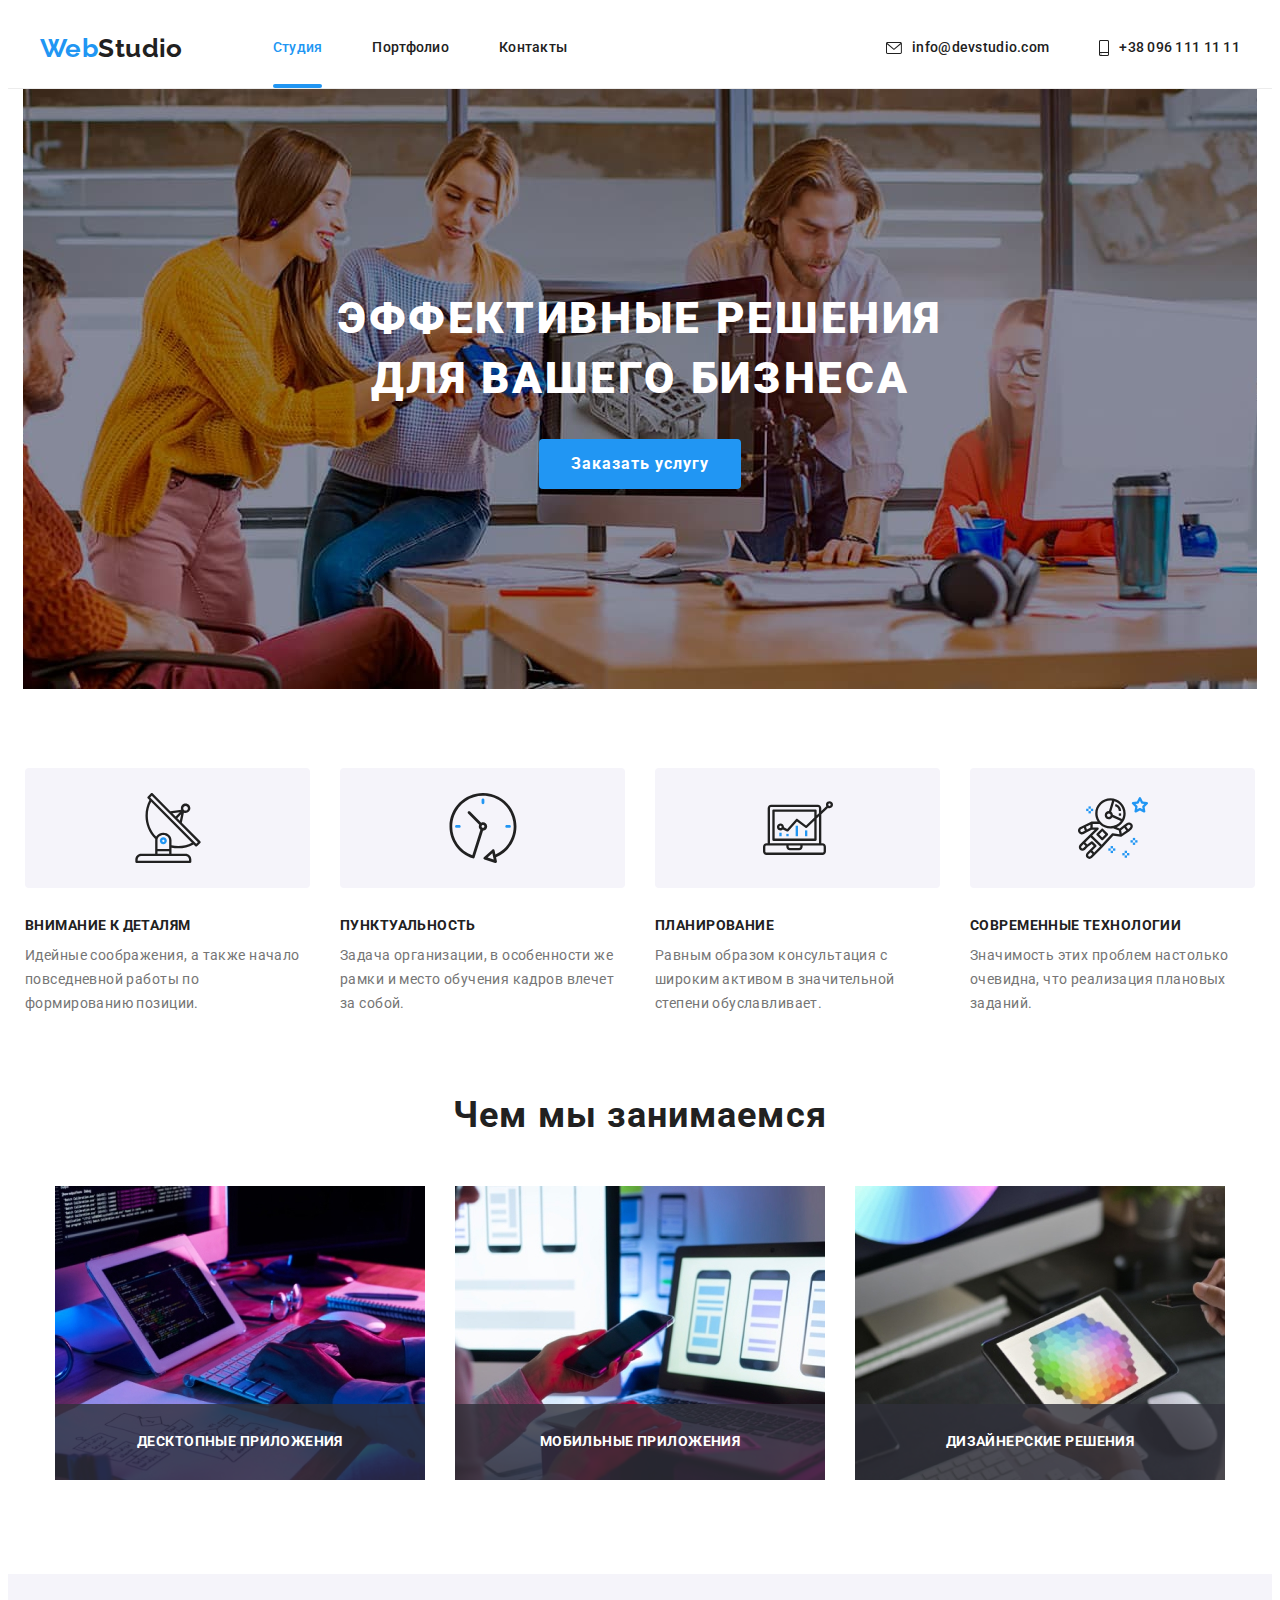
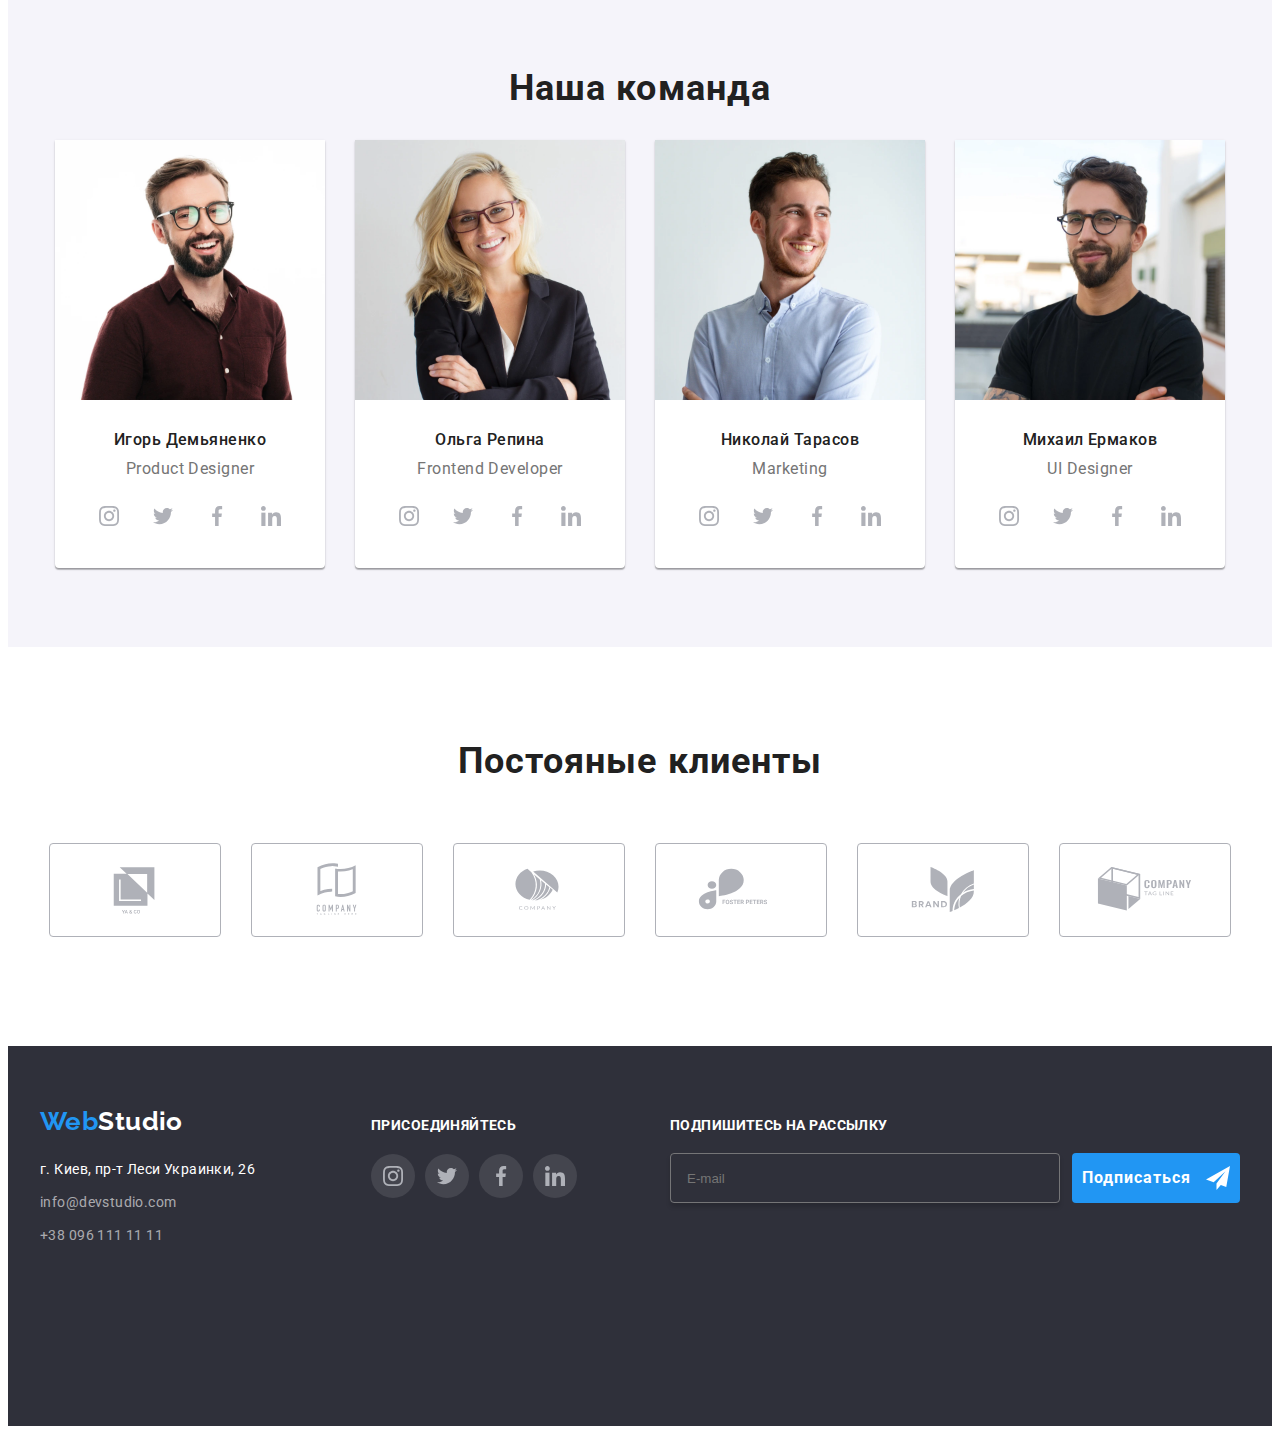
<file: index.html>
<!DOCTYPE html>
<html lang="ru">

<head>
	<link rel="preconnect" href="https://fonts.googleapis.com" />
	<link rel="preconnect" href="https://fonts.gstatic.com" crossorigin />
	<link href="https://fonts.googleapis.com/css2?family=Raleway:wght@700&family=Roboto:wght@400;500;700;900&display=swap"
		rel="stylesheet" />
	<meta charset="UTF-8" />
	<meta http-equiv="X-UA-Compatible" content="IE=edge" />
	<meta name="viewport" content="width=device-width, initial-scale=1.0" />
	<link rel="stylesheet" href="https://cdnjs.cloudflare.com/ajax/libs/modern-normalize/1.1.0/modern-normalize.min.css"
		integrity="sha512-wpPYUAdjBVSE4KJnH1VR1HeZfpl1ub8YT/NKx4PuQ5NmX2tKuGu6U/JRp5y+Y8XG2tV+wKQpNHVUX03MfMFn9Q=="
		crossorigin="anonymous" referrerpolicy="no-referrer" />
	<title>WebStudio</title>
	<link rel="stylesheet" href="./css/main.min.css">
</head>

<body>

	<header class="header">
		<div class="container header__container">
			<nav class="header__nav nav">
				<a class="logo" href="./index.html" lang="en"><span class="logo__accent">Web</span>Studio</a>
				<ul class="nav__list ">
					<li class="nav__item"><a href="./index.html" class="nav__link  nav__link--current">Студия</a></li>
					<li class="nav__item"><a href="./portfolio.html" class="nav__link ">Портфолио</a></li>
					<li class="nav__item"><a href="" class="nav__link ">Контакты</a></li>
				</ul>
			</nav>
			<ul class="header__contact-list contact-list ">
				<li class="contact-list__item">

					<a href="mailto:info@devstudio.com" class="contact-list__link ">
						<svg class="link__icon link__icon-contact link__icon-contact-envelope">
							<use href="./img/SVG/symbol-defs.svg#icon-envelope"></use>
						</svg>
						info@devstudio.com</a>

				</li>
				<li class="contact-list__item">

					<a href="tel:+380961111111" class="contact-list__link ">
						<svg class="link__icon link__icon-contact link__icon-contact-smartphone">
							<use href="./img/SVG/symbol-defs.svg#icon-smartphone"></use>
						</svg>
						+38 096 111 11 11</a>


				</li>
			</ul>
			<div class="mobile">
				<button type="button" class="mobile_menu-button " lang="en" data-menu-button aria-expanded="false"
					aria-controls="mobile-menu">
					<svg class="mobile_menu-icon " width="24" height="24" aria-label="burger menu switcher">
						<use class="mobile_menu-open" href="./img/SVG/symbol-defs.svg#icon-burger-menu-open">
						</use>
						<use class="mobile_menu-close" href="./img/SVG/symbol-defs.svg#icon-burger-menu-close"></use>
					</svg>
				</button>
			</div>
			<div class="mobile__menu" data-menu>
				<nav class="mobile__nav ">
					<ul class="mobile__nav-list ">
						<li class="mobile__nav-item"><a href="./index.html"
								class="mobile__nav-link  mobile__nav-link--current">Студия</a></li>
						<li class="mobile__nav-item"><a href="./portfolio.html" class="mobile__nav-link ">Портфолио</a></li>
						<li class="mobile__nav-item"><a href="" class="mobile__nav-link ">Контакты</a></li>
					</ul>
				</nav>
				<ul class="mobile__contact ">

					<li class="mobile__contact-item">
						<a href="tel:+380961111111" class="mobile__contact-link mobile__contact-link--mobile-number ">
							+38 096 111 11 11</a>
					</li>

					<li class="mobile__contact-item">
						<a href="mailto:info@devstudio.com" class="mobile__contact-link ">
							info@devstudio.com</a>
					</li>

				</ul>
				<ul class="mobile__social">
					<li class="mobile__social-item"><a class="mobile__social-link" href="#!">Instagram</a></li>
					<li class="mobile__social-item"><a class="mobile__social-link" href="#!">Twitter</a></li>
					<li class="mobile__social-item"><a class="mobile__social-link" href="#!">Facebook</a></li>
					<li class="mobile__social-item"><a class="mobile__social-link" href="#!">LinkedIn</a></li>
				</ul>
			</div>
		</div>
	</header>

	<main>
		<section>
			<div class="hero__container">
				<div class="hero">
					<h1 class="hero__title">Эффективные решения
						для вашего бизнеса</h1>
					<button type="button" class="hero__button" data-modal-open>Заказать услугу</button>
				</div>
			</div>
		</section>
		<section class="section">
			<div class="container">
				<h2 class="section__title visually-hidden">Наши преимущества</h2>
				<ul class=" advantages">
					<li class="advantages__item">
						<div class="advantages__icon-container">
							<svg class=" advantages__icon">
								<use href="./img/SVG/symbol-defs.svg#icon-antenna-1"></use>
							</svg>
						</div>
						<h3 class="advantages__title">Внимание к деталям</h3>
						<p class="advantages__text">
							Идейные соображения, а также начало повседневной работы по формированию позиции.
						</p>
					</li>
					<li class="advantages__item">
						<div class="advantages__icon-container">
							<svg class="advantages__icon">
								<use href="./img/SVG/symbol-defs.svg#icon-clock-1"></use>
							</svg>
						</div>
						<h3 class="advantages__title">Пунктуальность</h3>
						<p class="advantages__text">
							Задача организации, в особенности же рамки и место обучения кадров влечет за собой.
						</p>
					</li>
					<li class="advantages__item">
						<div class="advantages__icon-container">
							<svg class="advantages__icon">
								<use href="./img/SVG/symbol-defs.svg#icon-diagram-1"></use>
							</svg>
						</div>
						<h3 class="advantages__title">Планирование</h3>
						<p class="advantages__text">
							Равным образом консультация с широким активом в значительной степени обуславливает.
						</p>
					</li>
					<li class="advantages__item">
						<div class="advantages__icon-container">
							<svg class="advantages__icon">
								<use href="./img/SVG/symbol-defs.svg#icon-astronaut-1"></use>
							</svg>
						</div>
						<h3 class="advantages__title">Современные технологии</h3>
						<p class="advantages__text">
							Значимость этих проблем настолько очевидна, что реализация плановых заданий.
						</p>
					</li>
				</ul>
			</div>
		</section>
		<section class="section section--no-padding-top">
			<div class="container">
				<h2 class="section__title">Чем мы занимаемся</h2>
				<ul class="ocupation ">
					<li class="ocupation__item">
						<a href="#!" class="ocupation__link"><img
								src="./img/ocupation/progressive-jpeg/img1/img1-lap_370x294-progressive.jpeg"
								alt="Работает за компютером" width="370" /></a>
						<p class="ocupation__text">Десктопные приложения</p>
					</li>
					<li class="ocupation__item">
						<a href="#!" class="ocupation__link"><img
								src="./img/ocupation/progressive-jpeg/img2/img2-lap_370x294-progressive.jpeg"
								alt="Выбирает дизайн мобильного приложения" width="370" /></a>
						<p class="ocupation__text">Мобильные приложения</p>
					</li>
					<li class="ocupation__item">
						<a href="#!" class="ocupation__link"><img
								src="./img/ocupation/progressive-jpeg/img3/img3-lap_370x294-progressive.jpeg"
								alt="Выбирает цвет в палитре" width="370" /></a>
						<p class="ocupation__text">Дизайнерские решения</p>
					</li>
				</ul>
			</div>
		</section>
		<section class="section section--other-background-color">
			<div class="container ">
				<h2 class="section__title">Наша команда</h2>
				<ul class="team">
					<li class="team__item">
						<picture>

							<source
								srcset="./img/team/ihor/webp/ihor-lap_270x260.webp 1x, ./img/team/ihor/webp/ihor-lap_540x520@2x.webp 2x"
								media="(min-width:1199.99px)" type="image/webp">

							<source
								srcset="./img/team/ihor/webp/ihor-tab_354x374.webp 1x, ./img/team/ihor/webp/ihor-tab_708x748@2x.webp 2x"
								media="(min-width:767.99px)" type="image/webp">

							<source
								srcset="./img/team/ihor/webp/ihor-mob_450x460.webp 1x, ./img/team/ihor/webp/ihor-mob_900x920@2x.webp 2x"
								media="(max-width:767.99px)" type="image/webp">

							<source
								srcset="./img/team/ihor/progressive-jpeg/ihor-lap_270x260-progressive.jpeg 1x, ./img/team/ihor/progressive-jpeg/ihor-lap_540x520@2x-progressive.jpeg 2x"
								media="(min-width:1199.99px)">

							<source
								srcset="./img/team/ihor/progressive-jpeg/ihor-tab_354x374-progressive.jpeg 1x, ./img/team/ihor/progressive-jpeg/ihor-tab_708x748@2x-progressive.jpeg 2x"
								media="(min-width:767.99px)">

							<source
								srcset="./img/team/ihor/progressive-jpeg/ihor-mob_450x460-progressive.jpeg 1x, ./img/team/ihor/progressive-jpeg/ihor-mob_900x920@2x-progressive.jpeg 2x"
								media="(max-width:767.99px)">

							<img src="./img/team/ihor/progressive-jpeg/ihor-mob_450x460-progressive.jpeg"
								alt="Фото Игоря Демьяненко" />
						</picture>
						<div class="team__container">
							<h3 class="team__title">Игорь Демьяненко</h3>
							<p class="team__text">Product Designer</p>
							<ul class="social">
								<li class="social__item">
									<a href="#!" class="social__link">
										<svg class="icon icon-social-links" width=" 20" height="20">
											<use href="./img/SVG/symbol-defs.svg#icon-instagram-1"></use>
										</svg>
									</a>
								</li>
								<li class="social__item">
									<a href="#!" class="social__link">
										<svg class="icon icon-social-links" width=" 20" height="20">
											<use href="./img/SVG/symbol-defs.svg#icon-twitter-1"></use>
										</svg>
									</a>
								</li>
								<li class="social__item">
									<a href="#!" class="social__link">
										<svg class="icon icon-social-links" width=" 20" height="20">
											<use href="./img/SVG/symbol-defs.svg#icon-facebook-1"></use>
										</svg>
									</a>
								</li>
								<li class="social__item">
									<a href="#!" class="social__link">
										<svg class="icon icon-social-links" width=" 20" height="20">
											<use href="./img/SVG/symbol-defs.svg#icon-linkedin-1"></use>
										</svg>
									</a>
								</li>
							</ul>
						</div>
					</li>
					<li class="team__item">
						<picture>

							<source
								srcset="./img/team/olga/webp/olga-lap_270x260.webp 1x, ./img/team/olga/webp/olga-lap_540x520@2x.webp 2x"
								media="(min-width:1199.99px)" type="image/webp">

							<source
								srcset="./img/team/olga/webp/olga-tab_354x374.webp 1x, ./img/team/olga/webp/olga-tab_708x748@2x.webp 2x"
								media="(min-width:767.99px)" type="image/webp">

							<source
								srcset="./img/team/olga/webp/olga-mob_450x460.webp 1x, ./img/team/olga/webp/olga-mob_900x920@2x.webp 2x"
								media="(max-width:767.99px)" type="image/webp">

							<source
								srcset="./img/team/olga/progressive-jpeg/olga-lap_270x260-progressive.jpeg 1x, ./img/team/olga/progressive-jpeg/olga-lap_540x520@2x-progressive.jpeg 2x"
								media="(min-width:1199.99px)">

							<source
								srcset="./img/team/olga/progressive-jpeg/olga-tab_354x374-progressive.jpeg 1x, ./img/team/olga/progressive-jpeg/olga-tab_708x748@2x-progressive.jpeg 2x"
								media="(min-width:767.99px)">

							<source
								srcset="./img/team/olga/progressive-jpeg/olga-mob_450x460-progressive.jpeg 1x, ./img/team/olga/progressive-jpeg/olga-mob_900x920@2x-progressive.jpeg 2x"
								media="(max-width:767.99px)">

							<img src="./img/team/olga/progressive-jpeg/olga-lap_270x260-progressive.jpeg" alt="Фото Ольги Репиной" />

						</picture>

						<div class="team__container">
							<h3 class="team__title">Ольга Репина</h3>
							<p class="team__text">Frontend Developer</p>
							<ul class="social">
								<li class="social__item">
									<a href="#!" class="social__link">
										<svg class="icon icon-social-links" width=" 20" height="20">
											<use href="./img/SVG/symbol-defs.svg#icon-instagram-1"></use>
										</svg>
									</a>
								</li>
								<li class="social__item">
									<a href="#!" class="social__link">
										<svg class="icon icon-social-links" width=" 20" height="20">
											<use href="./img/SVG/symbol-defs.svg#icon-twitter-1"></use>
										</svg>
									</a>
								</li>
								<li class="social__item">
									<a href="#!" class="social__link">
										<svg class="icon icon-social-links" width=" 20" height="20">
											<use href="./img/SVG/symbol-defs.svg#icon-facebook-1"></use>
										</svg>
									</a>
								</li>
								<li class="social__item">
									<a href="#!" class="social__link">
										<svg class="icon icon-social-links" width=" 20" height="20">
											<use href="./img/SVG/symbol-defs.svg#icon-linkedin-1"></use>
										</svg>
									</a>
								</li>
							</ul>
						</div>
					</li>
					<li class="team__item">

						<picture>

							<source
								srcset="./img/team/nikolay/webp/nikolay-lap_270x260.webp 1x, ./img/team/nikolay/webp/nikolay-lap_540x520@2x.webp 2x"
								media="(min-width:1199.99px)" type="image/webp">

							<source
								srcset="./img/team/nikolay/webp/nikolay-tab_354x374.webp 1x, ./img/team/nikolay/webp/nikolay-tab_708x748@2x.webp 2x"
								media="(min-width:767.99px)" type="image/webp">

							<source
								srcset="./img/team/nikolay/webp/nikolay-mob_450x460.webp 1x, ./img/team/nikolay/webp/nikolay-mob_900x920@2x.webp 2x"
								media="(max-width:767.99px)" type="image/webp">

							<source
								srcset="./img/team/nikolay/progressive-jpeg/nikolay-lap_270x260-progressive.jpeg 1x, ./img/team/nikolay/progressive-jpeg/nikolay-lap_540x520@2x-progressive.jpeg 2x"
								media="(min-width:1199.99px)">

							<source
								srcset="./img/team/nikolay/progressive-jpeg/nikolay-tab_354x374-progressive.jpeg 1x, ./img/team/nikolay/progressive-jpeg/nikolay-tab_708x748@2x-progressive.jpeg 2x"
								media="(min-width:767.99px)">

							<source
								srcset="./img/team/nikolay/progressive-jpeg/nikolay-mob_450x460-progressive.jpeg 1x, ./img/team/nikolay/progressive-jpeg/nikolay-mob_900x920@2x-progressive.jpeg 2x"
								media="(max-width:767.99px)">

							<img src="./img/team/nikolay/progressive-jpeg/nikolay-lap_270x260-progressive.jpeg"
								alt="Фото Николая Тарасова" />

						</picture>

						<div class="team__container">
							<h3 class="team__title">Николай Тарасов</h3>
							<p class="team__text">Marketing</p>
							<ul class="social">
								<li class="social__item">
									<a href="#!" class="social__link">
										<svg class="icon icon-social-links" width=" 20" height="20">
											<use href="./img/SVG/symbol-defs.svg#icon-instagram-1"></use>
										</svg>
									</a>
								</li>
								<li class="social__item">
									<a href="#!" class="social__link">
										<svg class="icon icon-social-links" width=" 20" height="20">
											<use href="./img/SVG/symbol-defs.svg#icon-twitter-1"></use>
										</svg>
									</a>
								</li>
								<li class="social__item">
									<a href="#!" class="social__link">
										<svg class="icon icon-social-links" width=" 20" height="20">
											<use href="./img/SVG/symbol-defs.svg#icon-facebook-1"></use>
										</svg>
									</a>
								</li>
								<li class="social__item">
									<a href="#!" class="social__link">
										<svg class="icon icon-social-links" width=" 20" height="20">
											<use href="./img/SVG/symbol-defs.svg#icon-linkedin-1"></use>
										</svg>
									</a>
								</li>
							</ul>
						</div>
					</li>
					<li class="team__item">
						<picture>

							<source
								srcset="./img/team/mihail/webp/mihail-lap_270x260.webp 1x, ./img/team/mihail/webp/mihail-lap_540x520@2x.webp 2x"
								media="(min-width:1199.99px)" type="image/webp">

							<source
								srcset="./img/team/mihail/webp/mihail-tab_354x374.webp 1x, ./img/team/mihail/webp/mihail-tab_708x748@2x.webp 2x"
								media="(min-width:767.99px)" type="image/webp">

							<source
								srcset="./img/team/mihail/webp/mihail-mob_450x460.webp 1x, ./img/team/mihail/webp/mihail-mob_900x920@2x.webp 2x"
								media="(max-width:767.99px)" type="image/webp">

							<source
								srcset="./img/team/mihail/progressive-jpeg/mihail-lap_270x260-progressive.jpeg 1x, ./img/team/mihail/progressive-jpeg/mihail-lap_540x520@2x-progressive.jpeg 2x"
								media="(min-width:1199.99px)">

							<source
								srcset="./img/team/mihail/progressive-jpeg/mihail-tab_354x374-progressive.jpeg 1x, ./img/team/mihail/progressive-jpeg/mihail-tab_708x748@2x-progressive.jpeg 2x"
								media="(min-width:767.99px)">

							<source
								srcset="./img/team/mihail/progressive-jpeg/mihail-mob_450x460-progressive.jpeg 1x, ./img/team/mihail/progressive-jpeg/mihail-mob_900x920@2x-progressive.jpeg 2x"
								media="(max-width:767.99px)">

							<img src="./img/team/mihail/progressive-jpeg/mihail-lap_270x260-progressive.jpeg"
								alt="Фото Михаила Ермакова" />

						</picture>

						<div class="team__container">
							<h3 class="team__title">Михаил Ермаков</h3>
							<p class="team__text">UI Designer</p>
							<ul class="social">
								<li class="social__item">
									<a href="#!" class="social__link">
										<svg class="icon icon-social-links" width=" 20" height="20">
											<use href="./img/SVG/symbol-defs.svg#icon-instagram-1"></use>
										</svg>
									</a>
								</li>
								<li class="social__item">
									<a href="#!" class="social__link">
										<svg class="icon icon-social-links" width=" 20" height="20">
											<use href="./img/SVG/symbol-defs.svg#icon-twitter-1"></use>
										</svg>
									</a>
								</li>
								<li class="social__item">
									<a href="#!" class="social__link">
										<svg class="icon icon-social-links" width=" 20" height="20">
											<use href="./img/SVG/symbol-defs.svg#icon-facebook-1"></use>
										</svg>
									</a>
								</li>
								<li class="social__item">
									<a href="#!" class="social__link">
										<svg class="icon icon-social-links" width=" 20" height="20">
											<use href="./img/SVG/symbol-defs.svg#icon-linkedin-1"></use>
										</svg>
									</a>
								</li>
							</ul>
						</div>
					</li>
				</ul>
			</div>
		</section>
		<section class="section ">
			<div class="container">
				<h2 class="section__title">Постояные клиенты</h2>
				<ul class="clients">
					<li class="clients__item">
						<a href="#!" class="clients__link">
							<svg class="clients__icon">
								<use href="./img/SVG/symbol-defs.svg#icon-Logo1"></use>
							</svg>
						</a>
					</li>
					<li class="clients__item">
						<a href="#!" class="clients__link">
							<svg class="clients__icon">
								<use href="./img/SVG/symbol-defs.svg#icon-Logo2"></use>
							</svg>
						</a>
					</li>
					<li class="clients__item">
						<a href="#!" class="clients__link">
							<svg class="clients__icon">
								<use href="./img/SVG/symbol-defs.svg#icon-Logo3"></use>
							</svg>
						</a>
					</li>
					<li class="clients__item">
						<a href="#!" class="clients__link">
							<svg class="clients__icon">
								<use href="./img/SVG/symbol-defs.svg#icon-Logo4"></use>
							</svg>
						</a>
					</li>
					<li class="clients__item">
						<a href="#!" class="clients__link">
							<svg class="clients__icon">
								<use href="./img/SVG/symbol-defs.svg#icon-Logo5"></use>
							</svg>
						</a>
					</li>
					<li class="clients__item">
						<a href="#!" class="clients__link">
							<svg class="clients__icon">
								<use href="./img/SVG/symbol-defs.svg#icon-Logo6"></use>
							</svg>
						</a>
					</li>
				</ul>
			</div>
		</section>
	</main>

	<footer class="footer">
		<div class="container footer__container">
			<div class="footer__contacts">
				<a class="logo" href="./index.html" lang="en"><span class="logo__accent">Web</span>Studio</a>
				<address class="footer__address address">
					<ul class="address__list ">
						<li class="address__item">
							<a href="https://goo.gl/maps/FFWDa3F11SiFwjZ78" target="blank" rel="noopener nofollow"
								class=" address__link address__link--white">г. Киев, пр-т Леси Украинки, 26</a>
						</li>
						<li class="address__item">
							<a href="mailto:info@devstudio.com" class=" address__link">info@devstudio.com</a>
						</li>
						<li class="address__item">
							<a href="tel:+380961111111" class=" address__link">+38 096 111 11 11</a>
						</li>
					</ul>
				</address>
			</div>
			<div class="footer__join join">
				<h2 class="join__title">Присоединяйтесь</h2>
				<ul class="join__list">
					<li class="join__list-item ">
						<a href="#!" class="social__link">
							<svg class="icon icon-social-links" width=" 20" height="20">
								<use href="./img/SVG/symbol-defs.svg#icon-instagram-1"></use>
							</svg>
						</a>
					</li>
					<li class="join__list-item ">
						<a href="#!" class="social__link">
							<svg class="icon icon-social-links" width=" 20" height="20">
								<use href="./img/SVG/symbol-defs.svg#icon-twitter-1"></use>
							</svg>
						</a>
					</li>
					<li class="join__list-item ">
						<a href="#!" class="social__link">
							<svg class="icon icon-social-links" width=" 20" height="20">
								<use href="./img/SVG/symbol-defs.svg#icon-facebook-1"></use>
							</svg>
						</a>
					</li>
					<li class="join__list-item ">
						<a href="#!" class="social__link">
							<svg class="icon icon-social-links" width=" 20" height="20">
								<use href="./img/SVG/symbol-defs.svg#icon-linkedin-1"></use>
							</svg>
						</a>
					</li>
				</ul>
			</div>
			<div class="footer__subscribe subscribe">
				<h4 class="subscribe__text">Подпишитесь на рассылку</h4>
				<form class="subscribe__form">
					<label class="subscribe__label">
						<input type="email" class="subscribe__input" name="email" placeholder="E-mail">
						<button submit="" class="subscribe__button"><span>Подписаться</span>
							<svg class="subscribe__button-icon" width=" 24" height="24">
								<use href="./img/SVG/symbol-defs.svg#icon-icon-send"></use>
							</svg>
						</button>
					</label>
				</form>
			</div>
		</div>
	</footer>

	<div class="backdrop is-hidden" data-modal>
		<div class="modal">
			<button type="button" class="modal__button" data-modal-close>
				<svg class="modal__close" width="30" height="30">
					<use href="./img/SVG/symbol-defs.svg#icon-close-modal">
					</use>
				</svg>
			</button>
			<form class="modal__form">
				<h4 class="modal__title">Оставьте свои данные, мы вам перезвоним</h4>
				<ul class="modal__list">
					<li class="modal__item">
						<label class="modal__label">
							Имя
							<input type="text" class="modal__input" name="name">
							<svg class="modal__button-icon" width="18" height="18">
								<use href="./img/SVG/symbol-defs.svg#icon-person"></use>
							</svg>
						</label>
					</li>
					<li class="modal__item">
						<label class="modal__label">
							Телефон
							<input type="tel" class="modal__input" name="phone">
							<svg class="modal__button-icon" width="18" height="18">
								<use href="./img/SVG/symbol-defs.svg#icon-phone"></use>
							</svg>
						</label>
					</li>
					<li class="modal__item">
						<label class="modal__label">
							Почта
							<input type="email" class="modal__input " name="email">
							<svg class="modal__button-icon" width="18" height="18">
								<use href="./img/SVG/symbol-defs.svg#icon-email"></use>
							</svg>
						</label>
					</li>
					<li class="modal__item">
						<label class="modal__label">
							Комментарий
							<textarea class="modal__textarea" name="comment" cols="30" rows="10"
								placeholder="Введите текст"></textarea>
						</label>
					</li>
				</ul>
				<label class="modal__label-checkbox">
					<span class="checkbox_span">Соглашаюсь с рассылкой и принимаю <a
							href="https://docs.emmet.io/cheatsheet-a5.pdf" target="blank" rel="noopener nofollow"
							class="modal__link">Условия
							договора</a></span>
					<input type="checkbox" class="modal__checkbox">
					<span class="checkbox_icon">
					</span>
				</label>
				<div class="modal__submit-wrapper"><input class="modal__submit" type="submit" value="Отправить"></div>
			</form>
		</div>
	</div>

	<script src="./js/modal.js"></script>

	<script src="./js/burger-menu.js"></script>

</body>

</html>
</file>
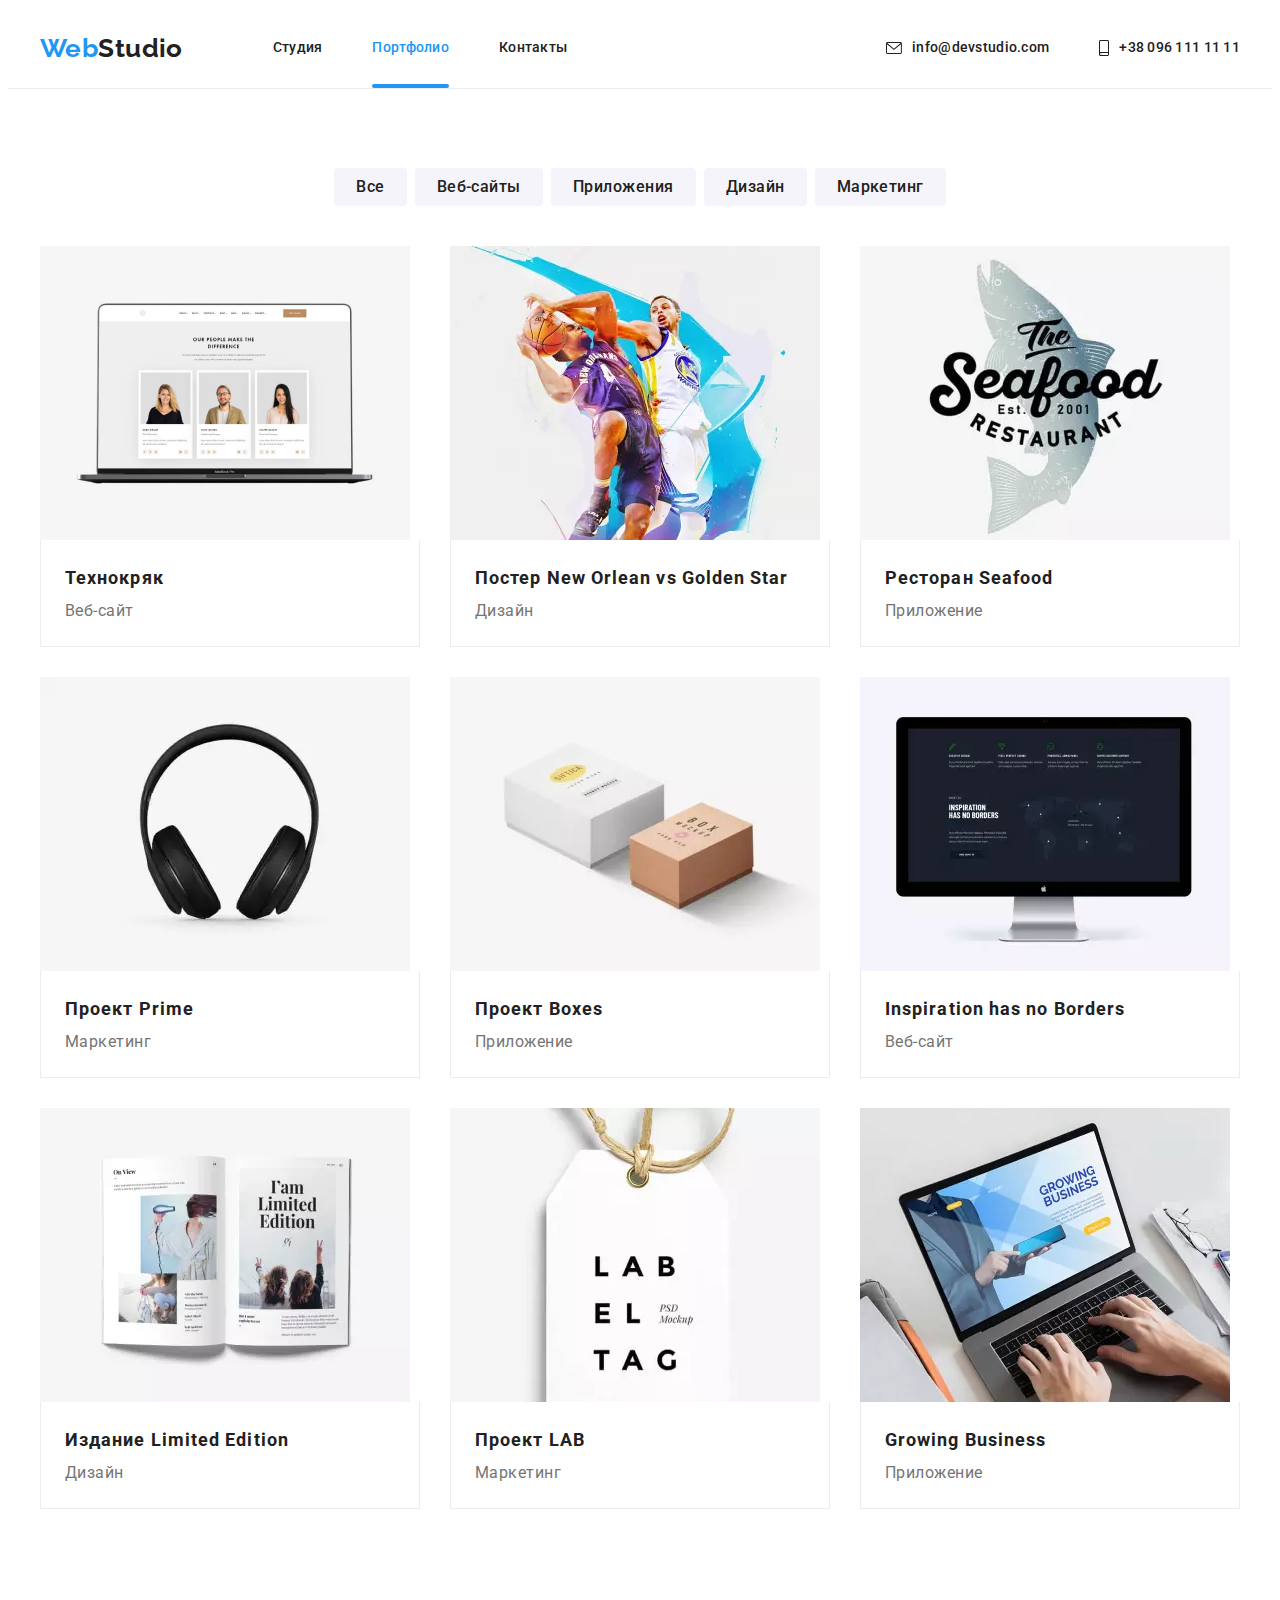
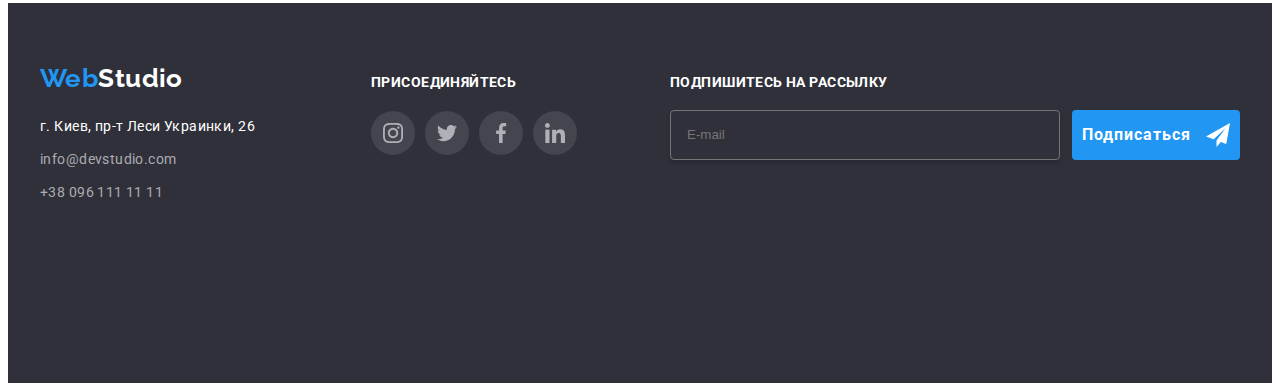
<file: portfolio.html>
<!DOCTYPE html>
<html lang="ru">

<head>
	<link rel="preconnect" href="https://fonts.googleapis.com" />
	<link rel="preconnect" href="https://fonts.gstatic.com" crossorigin />
	<link href="https://fonts.googleapis.com/css2?family=Raleway:wght@700&family=Roboto:wght@400;500;700;900&display=swap"
		rel="stylesheet" />
	<meta charset="UTF-8" />
	<meta http-equiv="X-UA-Compatible" content="IE=edge" />
	<meta name="viewport" content="width=device-width, initial-scale=1.0" />
	<link rel="stylesheet" href="https://cdnjs.cloudflare.com/ajax/libs/modern-normalize/1.1.0/modern-normalize.min.css"
		integrity="sha512-wpPYUAdjBVSE4KJnH1VR1HeZfpl1ub8YT/NKx4PuQ5NmX2tKuGu6U/JRp5y+Y8XG2tV+wKQpNHVUX03MfMFn9Q=="
		crossorigin="anonymous" referrerpolicy="no-referrer" />
	<title>WebStudio</title>
	<link rel="stylesheet" href="./css/main.min.css">

</head>

<body>
	<header class="header">
		<div class="container header__container">
			<nav class="header__nav nav">
				<a class="logo" href="./index.html" lang="en"><span class="logo__accent">Web</span>Studio</a>
				<ul class="nav__list ">
					<li class="nav__item"><a href="./index.html" class="nav__link  ">Студия</a></li>
					<li class="nav__item"><a href="./portfolio.html" class="nav__link  nav__link--current">Портфолио</a></li>
					<li class="nav__item"><a href="" class="nav__link ">Контакты</a></li>
				</ul>
			</nav>
			<ul class="header__contact-list contact-list ">
				<li class="contact-list__item">

					<a href="mailto:info@devstudio.com" class="contact-list__link ">
						<svg class="link__icon link__icon-contact link__icon-contact-envelope">
							<use href="./img/SVG/symbol-defs.svg#icon-envelope"></use>
						</svg>
						info@devstudio.com</a>

				</li>
				<li class="contact-list__item">

					<a href="tel:+380961111111" class="contact-list__link ">
						<svg class="link__icon link__icon-contact link__icon-contact-smartphone">
							<use href="./img/SVG/symbol-defs.svg#icon-smartphone"></use>
						</svg>
						+38 096 111 11 11</a>


				</li>
			</ul>
			<div class="mobile">
				<button type="button" class="mobile_menu-button " lang="en" data-menu-button aria-expanded="false"
					aria-controls="mobile-menu">
					<svg class="mobile_menu-icon " width="24" height="24" aria-label="burger menu switcher">
						<use class="mobile_menu-open" href="./img/SVG/symbol-defs.svg#icon-burger-menu-open">
						</use>
						<use class="mobile_menu-close" href="./img/SVG/symbol-defs.svg#icon-burger-menu-close"></use>
					</svg>
				</button>
			</div>
			<div class="mobile__menu" data-menu>
				<nav class="mobile__nav ">
					<ul class="mobile__nav-list ">
						<li class="mobile__nav-item"><a href="./index.html" class="mobile__nav-link  ">Студия</a>
						</li>
						<li class="mobile__nav-item"><a href="./portfolio.html"
								class="mobile__nav-link mobile__nav-link--current">Портфолио</a></li>
						<li class="mobile__nav-item"><a href="" class="mobile__nav-link ">Контакты</a></li>
					</ul>
				</nav>
				<ul class="mobile__contact ">

					<li class="mobile__contact-item">
						<a href="tel:+380961111111" class="mobile__contact-link mobile__contact-link--mobile-number ">
							+38 096 111 11 11</a>
					</li>

					<li class="mobile__contact-item">
						<a href="mailto:info@devstudio.com" class="mobile__contact-link ">
							info@devstudio.com</a>
					</li>

				</ul>
				<ul class="mobile__social">
					<li class="mobile__social-item"><a class="mobile__social-link" href="#!">Instagram</a></li>
					<li class="mobile__social-item"><a class="mobile__social-link" href="#!">Twitter</a></li>
					<li class="mobile__social-item"><a class="mobile__social-link" href="#!">Facebook</a></li>
					<li class="mobile__social-item"><a class="mobile__social-link" href="#!">LinkedIn</a></li>
				</ul>
			</div>
		</div>
	</header>
	<main class="main">
		<section class="section ">
			<div class="container">
				<h1 class="section__title visually-hidden">Проекты</h1>
				<ul class="filter ">
					<li class="filter__item"><button type="button" class="filter__button">Все</button></li>
					<li class="filter__item"><button type="button" class="filter__button">Веб-сайты</button></li>
					<li class="filter__item"><button type="button" class="filter__button">Приложения</button></li>
					<li class="filter__item"><button type="button" class="filter__button">Дизайн</button></li>
					<li class="filter__item"><button type="button" class="filter__button">Маркетинг</button></li>
				</ul>
				<ul class=" projects">
					<li class="projects__item">
						<a href="#!" class="projects__link">
							<div class="projects__overlay">
								<picture>
									<source
										srcset="./img/portfolio-img/img1/webp/img1-lap_370x294.webp 1x, ./img/portfolio-img/img1/webp/img1-lap_740x588@2x.webp 2x"
										media="(min-width:1199.99px)" type="image/webp">

									<source
										srcset="./img/portfolio-img/img1/webp/img1-tab_354x294.webp 1x, ./img/portfolio-img/img1/webp/img1-tab_708x588@2x.webp 2x"
										media="(min-width:767.99px)" type="image/webp">

									<source
										srcset="./img/portfolio-img/img1/webp/img1-mob_450x294.webp 1x, ./img/portfolio-img/img1/webp/img1-mob_900x588@2x.webp 2x"
										media="(max-width:767.99px)" type="image/webp">

									<source
										srcset="./img/portfolio-img/img1/progressive-jpeg/img1-lap_370x294-progressive.jpeg 1x, ./img/portfolio-img/img1/progressive-jpeg/img1-lap_740x588@2x-progressive.jpeg 2x"
										media="(min-width:1199.99px)">

									<source
										srcset="./img/portfolio-img/img1/progressive-jpeg/img1-tab_354x294-progressive.jpeg 1x, ./img/portfolio-img/img1/progressive-jpeg/img1-tab_708x588@2x-progressive.jpeg 2x"
										media="(min-width:767.99px)">

									<source
										srcset="./img/portfolio-img/img1/progressive-jpeg/img1-mob_450x294-progressive.jpeg 1x, ./img/portfolio-img/img1/progressive-jpeg/img1-mob_900x588@2x-progressive.jpeg 2x"
										media="(max-width:767.99px)">

									<img src="./img/portfolio-img/img1/webp/img1-lap_740x588@2x.webp" alt="Пример дизайна постера" />
								</picture>

								<p class="projects__overlay-text">
									Технокряк это современная площадка распространения коронавируса. Компании используют
									эту платформу для цифрового
									шпионажа и атак на защищённые сервера конкурентов.
								</p>
							</div>
							<div class="projects__container">
								<h2 class="projects__title">Технокряк</h2>
								<p class="projects__text">Веб-сайт</p>
							</div>
						</a>
					</li>
					<li class="projects__item">
						<a href="#!" class="projects__link">
							<div class="projects__overlay">
								<picture>
									<source
										srcset="./img/portfolio-img/img2/webp/img2-lap_370x294.webp 1x, ./img/portfolio-img/img2/webp/img2-lap_740x588@2x.webp 2x"
										media="(min-width:1199.99px)" type="image/webp">

									<source
										srcset="./img/portfolio-img/img2/webp/img2-tab_354x294.webp 1x, ./img/portfolio-img/img2/webp/img2-tab_708x588@2x.webp 2x"
										media="(min-width:767.99px)" type="image/webp">

									<source
										srcset="./img/portfolio-img/img2/webp/img2-mob_450x294.webp 1x, ./img/portfolio-img/img2/webp/img2-mob_900x588@2x.webp 2x"
										media="(max-width:767.99px)" type="image/webp">

									<source
										srcset="./img/portfolio-img/img2/progressive-jpeg/img2-lap_370x294-progressive.jpeg 1x, ./img/portfolio-img/img2/progressive-jpeg/img2-lap_740x588@2x-progressive.jpeg 2x"
										media="(min-width:1199.99px)">

									<source
										srcset="./img/portfolio-img/img2/progressive-jpeg/img2-tab_354x294-progressive.jpeg 1x, ./img/portfolio-img/img2/progressive-jpeg/img2-tab_708x588@2x-progressive.jpeg 2x"
										media="(min-width:767.99px)">

									<source
										srcset="./img/portfolio-img/img2/progressive-jpeg/img2-mob_450x294-progressive.jpeg 1x, ./img/portfolio-img/img2/progressive-jpeg/img2-mob_900x588@2x-progressive.jpeg 2x"
										media="(max-width:767.99px)">

									<img src="./img/portfolio-img/img2/webp/img2-lap_740x588@2x.webp" alt="Пример дизайна постера" />
								</picture>

								<p class="projects__overlay-text">
									Технокряк это современная площадка распространения коронавируса. Компании используют
									эту платформу для цифрового
									шпионажа и атак на защищённые сервера конкурентов.
								</p>
							</div>
							<div class="projects__container">
								<h2 class="projects__title">Постер New Orlean vs Golden Star</h2>
								<p class="projects__text">Дизайн</p>
							</div>
						</a>
					</li>
					<li class="projects__item">
						<a href="#!" class="projects__link">
							<div class="projects__overlay">
								<picture>
									<source
										srcset="./img/portfolio-img/img3/webp/img3-lap_370x294.webp 1x, ./img/portfolio-img/img3/webp/img3-lap_740x588@2x.webp 2x"
										media="(min-width:1199.99px)" type="image/webp">

									<source
										srcset="./img/portfolio-img/img3/webp/img3-tab_354x294.webp 1x, ./img/portfolio-img/img3/webp/img3-tab_708x588@2x.webp 2x"
										media="(min-width:767.99px)" type="image/webp">

									<source
										srcset="./img/portfolio-img/img3/webp/img3-mob_450x294.webp 1x, ./img/portfolio-img/img3/webp/img3-mob_900x588@2x.webp 2x"
										media="(max-width:767.99px)" type="image/webp">

									<source
										srcset="./img/portfolio-img/img3/progressive-jpeg/img3-lap_370x294-progressive.jpeg 1x, ./img/portfolio-img/img3/progressive-jpeg/img3-lap_740x588@2x-progressive.jpeg 2x"
										media="(min-width:1199.99px)">

									<source
										srcset="./img/portfolio-img/img3/progressive-jpeg/img3-tab_354x294-progressive.jpeg 1x, ./img/portfolio-img/img3/progressive-jpeg/img3-tab_708x588@2x-progressive.jpeg 2x"
										media="(min-width:767.99px)">

									<source
										srcset="./img/portfolio-img/img3/progressive-jpeg/img3-mob_450x294-progressive.jpeg 1x, ./img/portfolio-img/img3/progressive-jpeg/img3-mob_900x588@2x-progressive.jpeg 2x"
										media="(max-width:767.99px)">

									<img src="./img/portfolio-img/img3/webp/img3-lap_740x588@2x.webp" alt="Приложения для ресторана" />
								</picture>

								<p class="projects__overlay-text">
									Технокряк это современная площадка распространения коронавируса. Компании используют
									эту платформу для цифрового
									шпионажа и атак на защищённые сервера конкурентов.
								</p>
							</div>
							<div class="projects__container">
								<h2 class="projects__title">Ресторан Seafood</h2>
								<p class="projects__text">Приложение</p>
							</div>
						</a>
					</li>
					<li class="projects__item">
						<a href="#!" class="projects__link">
							<div class="projects__overlay">
								<picture>
									<source
										srcset="./img/portfolio-img/img4/webp/img4-lap_370x294.webp 1x, ./img/portfolio-img/img4/webp/img4-lap_740x588@2x.webp 2x"
										media="(min-width:1199.99px)" type="image/webp">

									<source
										srcset="./img/portfolio-img/img4/webp/img4-tab_354x294.webp 1x, ./img/portfolio-img/img4/webp/img4-tab_708x588@2x.webp 2x"
										media="(min-width:767.99px)" type="image/webp">

									<source
										srcset="./img/portfolio-img/img4/webp/img4-mob_450x294.webp 1x, ./img/portfolio-img/img4/webp/img4-mob_900x588@2x.webp 2x"
										media="(max-width:767.99px)" type="image/webp">

									<source
										srcset="./img/portfolio-img/img4/progressive-jpeg/img4-lap_370x294-progressive.jpeg 1x, ./img/portfolio-img/img4/progressive-jpeg/img4-lap_740x588@2x-progressive.jpeg 2x"
										media="(min-width:1199.99px)">

									<source
										srcset="./img/portfolio-img/img4/progressive-jpeg/img4-tab_354x294-progressive.jpeg 1x, ./img/portfolio-img/img4/progressive-jpeg/img4-tab_708x588@2x-progressive.jpeg 2x"
										media="(min-width:767.99px)">

									<source
										srcset="./img/portfolio-img/img4/progressive-jpeg/img4-mob_450x294-progressive.jpeg 1x, ./img/portfolio-img/img4/progressive-jpeg/img4-mob_900x588@2x-progressive.jpeg 2x"
										media="(max-width:767.99px)">

									<img src="./img/portfolio-img/img4/webp/img4-lap_740x588@2x.webp" alt="Маркетинговый проект Прайм" />
								</picture>

								<p class="projects__overlay-text">
									Технокряк это современная площадка распространения коронавируса. Компании используют
									эту платформу для цифрового
									шпионажа и атак на защищённые сервера конкурентов.
								</p>
							</div>
							<div class="projects__container">
								<h2 class="projects__title">Проект Prime</h2>
								<p class="projects__text">Маркетинг</p>
							</div>
						</a>
					</li>
					<li class="projects__item">
						<a href="#!" class="projects__link">
							<div class="projects__overlay">
								<picture>
									<source
										srcset="./img/portfolio-img/img5/webp/img5-lap_370x294.webp 1x, ./img/portfolio-img/img5/webp/img5-lap_740x588@2x.webp 2x"
										media="(min-width:1199.99px)" type="image/webp">

									<source
										srcset="./img/portfolio-img/img5/webp/img5-tab_354x294.webp 1x, ./img/portfolio-img/img5/webp/img5-tab_708x588@2x.webp 2x"
										media="(min-width:767.99px)" type="image/webp">

									<source
										srcset="./img/portfolio-img/img5/webp/img5-mob_450x294.webp 1x, ./img/portfolio-img/img5/webp/img5-mob_900x588@2x.webp 2x"
										media="(max-width:767.99px)" type="image/webp">

									<source
										srcset="./img/portfolio-img/img5/progressive-jpeg/img5-lap_370x294-progressive.jpeg 1x, ./img/portfolio-img/img5/progressive-jpeg/img5-lap_740x588@2x-progressive.jpeg 2x"
										media="(min-width:1199.99px)">

									<source
										srcset="./img/portfolio-img/img5/progressive-jpeg/img5-tab_354x294-progressive.jpeg 1x, ./img/portfolio-img/img5/progressive-jpeg/img5-tab_708x588@2x-progressive.jpeg 2x"
										media="(min-width:767.99px)">

									<source
										srcset="./img/portfolio-img/img5/progressive-jpeg/img5-mob_450x294-progressive.jpeg 1x, ./img/portfolio-img/img5/progressive-jpeg/img5-mob_900x588@2x-progressive.jpeg 2x"
										media="(max-width:767.99px)">

									<img src="./img/portfolio-img/img5/webp/img5-lap_740x588@2x.webp" alt="Приложение коробки" />
								</picture>

								<p class="projects__overlay-text">
									Технокряк это современная площадка распространения коронавируса. Компании используют
									эту платформу для цифрового
									шпионажа и атак на защищённые сервера конкурентов.
								</p>
							</div>
							<div class="projects__container">
								<h2 class="projects__title">Проект Boxes</h2>
								<p class="projects__text">Приложение</p>
							</div>
						</a>
					</li>
					<li class="projects__item">
						<a href="#!" class="projects__link">
							<div class="projects__overlay">
								<picture>
									<source
										srcset="./img/portfolio-img/img6/webp/img6-lap_370x294.webp 1x, ./img/portfolio-img/img6/webp/img6-lap_740x588@2x.webp 2x"
										media="(min-width:1199.99px)" type="image/webp">

									<source
										srcset="./img/portfolio-img/img6/webp/img6-tab_354x294.webp 1x, ./img/portfolio-img/img6/webp/img6-tab_708x588@2x.webp 2x"
										media="(min-width:767.99px)" type="image/webp">

									<source
										srcset="./img/portfolio-img/img6/webp/img6-mob_450x294.webp 1x, ./img/portfolio-img/img6/webp/img6-mob_900x588@2x.webp 2x"
										media="(max-width:767.99px)" type="image/webp">

									<source
										srcset="./img/portfolio-img/img6/progressive-jpeg/img6-lap_370x294-progressive.jpeg 1x, ./img/portfolio-img/img6/progressive-jpeg/img6-lap_740x588@2x-progressive.jpeg 2x"
										media="(min-width:1199.99px)">

									<source
										srcset="./img/portfolio-img/img6/progressive-jpeg/img6-tab_354x294-progressive.jpeg 1x, ./img/portfolio-img/img6/progressive-jpeg/img6-tab_708x588@2x-progressive.jpeg 2x"
										media="(min-width:767.99px)">

									<source
										srcset="./img/portfolio-img/img6/progressive-jpeg/img6-mob_450x294-progressive.jpeg 1x, ./img/portfolio-img/img6/progressive-jpeg/img6-mob_900x588@2x-progressive.jpeg 2x"
										media="(max-width:767.99px)">

									<img src="./img/portfolio-img/img6/webp/img6-lap_740x588@2x.webp" lang="en"
										alt=" Web-site Inspiration has no Borders" />
								</picture>

								<p class="projects__overlay-text">
									Технокряк это современная площадка распространения коронавируса. Компании используют
									эту платформу для цифрового
									шпионажа и атак на защищённые сервера конкурентов.
								</p>
							</div>
							<div class="projects__container">
								<h2 class="projects__title">Inspiration has no Borders</h2>
								<p class="projects__text">Веб-сайт</p>
							</div>
						</a>
					</li>
					<li class="projects__item">
						<a href="#!" class="projects__link">
							<div class="projects__overlay">
								<picture>
									<source
										srcset="./img/portfolio-img/img7/webp/img7-lap_370x294.webp 1x, ./img/portfolio-img/img7/webp/img7-lap_740x588@2x.webp 2x"
										media="(min-width:1199.99px)" type="image/webp">

									<source
										srcset="./img/portfolio-img/img7/webp/img7-tab_354x294.webp 1x, ./img/portfolio-img/img7/webp/img7-tab_708x588@2x.webp 2x"
										media="(min-width:767.99px)" type="image/webp">

									<source
										srcset="./img/portfolio-img/img7/webp/img7-mob_450x294.webp 1x, ./img/portfolio-img/img7/webp/img7-mob_900x588@2x.webp 2x"
										media="(max-width:767.99px)" type="image/webp">

									<source
										srcset="./img/portfolio-img/img7/progressive-jpeg/img7-lap_370x294-progressive.jpeg 1x, ./img/portfolio-img/img7/progressive-jpeg/img7-lap_740x588@2x-progressive.jpeg 2x"
										media="(min-width:1199.99px)">

									<source
										srcset="./img/portfolio-img/img7/progressive-jpeg/img7-tab_354x294-progressive.jpeg 1x, ./img/portfolio-img/img7/progressive-jpeg/img7-tab_708x588@2x-progressive.jpeg 2x"
										media="(min-width:767.99px)">

									<source
										srcset="./img/portfolio-img/img7/progressive-jpeg/img7-mob_450x294-progressive.jpeg 1x, ./img/portfolio-img/img7/progressive-jpeg/img7-mob_900x588@2x-progressive.jpeg 2x"
										media="(max-width:767.99px)">

									<img src="./img/portfolio-img/img7/webp/img7-lap_740x588@2x.webp" alt="Дизайн книги" />
								</picture>

								<p class="projects__overlay-text">
									Технокряк это современная площадка распространения коронавируса. Компании используют
									эту платформу для цифрового
									шпионажа и атак на защищённые сервера конкурентов.
								</p>
							</div>
							<div class="projects__container">
								<h2 class="projects__title">Издание Limited Edition</h2>
								<p class="projects__text">Дизайн</p>
							</div>
						</a>
					</li>
					<li class="projects__item">
						<a href="#!" class="projects__link">
							<div class="projects__overlay">
								<picture>
									<source
										srcset="./img/portfolio-img/img8/webp/img8-lap_370x294.webp 1x, ./img/portfolio-img/img8/webp/img8-lap_740x588@2x.webp 2x"
										media="(min-width:1199.99px)" type="image/webp">

									<source
										srcset="./img/portfolio-img/img8/webp/img8-tab_354x294.webp 1x, ./img/portfolio-img/img8/webp/img8-tab_708x588@2x.webp 2x"
										media="(min-width:767.99px)" type="image/webp">

									<source
										srcset="./img/portfolio-img/img8/webp/img8-mob_450x294.webp 1x, ./img/portfolio-img/img8/webp/img8-mob_900x588@2x.webp 2x"
										media="(max-width:767.99px)" type="image/webp">

									<source
										srcset="./img/portfolio-img/img8/progressive-jpeg/img8-lap_370x294-progressive.jpeg 1x, ./img/portfolio-img/img8/progressive-jpeg/img8-lap_740x588@2x-progressive.jpeg 2x"
										media="(min-width:1199.99px)">

									<source
										srcset="./img/portfolio-img/img8/progressive-jpeg/img8-tab_354x294-progressive.jpeg 1x, ./img/portfolio-img/img8/progressive-jpeg/img8-tab_708x588@2x-progressive.jpeg 2x"
										media="(min-width:767.99px)">

									<source
										srcset="./img/portfolio-img/img8/progressive-jpeg/img8-mob_450x294-progressive.jpeg 1x, ./img/portfolio-img/img8/progressive-jpeg/img8-mob_900x588@2x-progressive.jpeg 2x"
										media="(max-width:767.99px)">

									<img src="./img/portfolio-img/img8/webp/img8-lap_740x588@2x.webp" alt="Маркетинговый проект" />
								</picture>

								<p class="projects__overlay-text">
									Технокряк это современная площадка распространения коронавируса. Компании используют
									эту платформу для цифрового
									шпионажа и атак на защищённые сервера конкурентов.
								</p>
							</div>
							<div class="projects__container">
								<h2 class="projects__title">Проект LAB</h2>
								<p class="projects__text">Маркетинг</p>
							</div>
						</a>
					</li>
					<li class="projects__item">
						<a href="#!" class="projects__link">
							<div class="projects__overlay">
								<picture>
									<source
										srcset="./img/portfolio-img/img9/webp/img9-lap_370x294.webp 1x, ./img/portfolio-img/img9/webp/img9-lap_740x588@2x.webp 2x"
										media="(min-width:1199.99px)" type="image/webp">

									<source
										srcset="./img/portfolio-img/img9/webp/img9-tab_354x294.webp 1x, ./img/portfolio-img/img9/webp/img9-tab_708x588@2x.webp 2x"
										media="(min-width:767.99px)" type="image/webp">

									<source
										srcset="./img/portfolio-img/img9/webp/img9-mob_450x294.webp 1x, ./img/portfolio-img/img9/webp/img9-mob_900x588@2x.webp 2x"
										media="(max-width:767.99px)" type="image/webp">

									<source
										srcset="./img/portfolio-img/img9/progressive-jpeg/img9-lap_370x294-progressive.jpeg 1x, ./img/portfolio-img/img9/progressive-jpeg/img9-lap_740x588@2x-progressive.jpeg 2x"
										media="(min-width:1199.99px)">

									<source
										srcset="./img/portfolio-img/img9/progressive-jpeg/img9-tab_354x294-progressive.jpeg 1x, ./img/portfolio-img/img9/progressive-jpeg/img9-tab_708x588@2x-progressive.jpeg 2x"
										media="(min-width:767.99px)">

									<source
										srcset="./img/portfolio-img/img9/progressive-jpeg/img9-mob_450x294-progressive.jpeg 1x, ./img/portfolio-img/img9/progressive-jpeg/img9-mob_900x588@2x-progressive.jpeg 2x"
										media="(max-width:767.99px)">

									<img src="./img/portfolio-img/img9/webp/img9-lap_740x588@2x.webp" alt="Growing Business app"
										lang="en" />
								</picture>

								<p class="projects__overlay-text">
									Технокряк это современная площадка распространения коронавируса. Компании используют
									эту платформу для цифрового
									шпионажа и атак на защищённые сервера конкурентов.
								</p>
							</div>
							<div class="projects__container">
								<h2 class="projects__title">Growing Business</h2>
								<p class="projects__text">Приложение</p>
							</div>
						</a>
					</li>
				</ul>
			</div>
		</section>
	</main>
	<footer class="footer">
		<div class="container footer__container">
			<div class="footer__contacts">
				<a class="logo" href="./index.html" lang="en"><span class="logo__accent">Web</span>Studio</a>
				<address class="footer__address address">
					<ul class="address__list ">
						<li class="address__item">
							<a href="https://goo.gl/maps/FFWDa3F11SiFwjZ78" target="blank" rel="noopener nofollow"
								class=" address__link address__link--white">г. Киев, пр-т Леси Украинки, 26</a>
						</li>
						<li class="address__item">
							<a href="mailto:info@devstudio.com" class=" address__link">info@devstudio.com</a>
						</li>
						<li class="address__item">
							<a href="tel:+380961111111" class=" address__link">+38 096 111 11 11</a>
						</li>
					</ul>
				</address>
			</div>
			<div class="footer__join join">
				<h2 class="join__title">Присоединяйтесь</h2>
				<ul class="join__list">
					<li class="join__list-item ">
						<a href="#!" class="social__link">
							<svg class="icon icon-social-links" width=" 20" height="20">
								<use href="./img/SVG/symbol-defs.svg#icon-instagram-1"></use>
							</svg>
						</a>
					</li>
					<li class="join__list-item ">
						<a href="#!" class="social__link">
							<svg class="icon icon-social-links" width=" 20" height="20">
								<use href="./img/SVG/symbol-defs.svg#icon-twitter-1"></use>
							</svg>
						</a>
					</li>
					<li class="join__list-item ">
						<a href="#!" class="social__link">
							<svg class="icon icon-social-links" width=" 20" height="20">
								<use href="./img/SVG/symbol-defs.svg#icon-facebook-1"></use>
							</svg>
						</a>
					</li>
					<li class="join__list-item ">
						<a href="#!" class="social__link">
							<svg class="icon icon-social-links" width=" 20" height="20">
								<use href="./img/SVG/symbol-defs.svg#icon-linkedin-1"></use>
							</svg>
						</a>
					</li>
				</ul>
			</div>
			<div class="footer__subscribe subscribe">
				<h4 class="subscribe__text">Подпишитесь на рассылку</h4>
				<form class="subscribe__form">
					<label class="subscribe__label">
						<input type="email" class="subscribe__input" name="email" placeholder="E-mail">
						<button submit="" class="subscribe__button"><span>Подписаться</span>
							<svg class="subscribe__button-icon" width=" 24" height="24">
								<use href="./img/SVG/symbol-defs.svg#icon-icon-send"></use>
							</svg>
						</button>
					</label>
				</form>
			</div>
		</div>
	</footer>
	<script src="./js/burger-menu.js"></script>
</body>

</html>
</file>
<file: css/main.min.css>
:root{--primary-text-color: #757575;--secondary-text-color: #ffffff;--title-text-color: #212121;--primary-bg-color: #ffffff;--secondary-bg-color: #f5f4fa;--footer-bg-color: #2f303a;--accent-color: #2196f3}.visually-hidden{position:absolute;width:1px;height:1px;margin:-1px;border:0;padding:0;white-space:nowrap;clip-path:inset(100%);clip:rect(0 0 0 0);overflow:hidden}h1,h2,h3,h4,p{margin:0}a{text-decoration:none}ul{list-style:none;margin:0;padding:0}img{display:block;max-width:100%;height:auto}body{font-family:Roboto, sans-serif;font-size:14px;line-height:1.71;letter-spacing:0.03em;background-color:var(--primary-bg-color);color:var(--primary-text-color)}body.modal-open{overflow:hidden}.wrapper{min-height:100%;overflow:hidden;display:flex;flex-direction:column}.section{padding-bottom:94px;padding-top:94px}.container{width:1200px;padding:0 15px;margin:0 auto}@media screen and (max-width: 479.99px){.container{width:100%}}@media screen and (min-width: 479.99px){.container{width:480px}}@media screen and (min-width: 767.99px){.container{width:768px}}@media screen and (min-width: 1199.99px){.container{width:1200px}}.backdrop{position:fixed;top:0;left:0;width:100%;height:100%;background-color:rgba(0,0,0,0.2);opacity:1;transition:opacity 250ms cubic-bezier(0.4, 0, 0.2, 1)}.backdrop.is-hidden{opacity:0;pointer-events:none}.backdrop.is-hidden .modal{transform:translate(-50%, -50%) scale(1.2)}.modal{position:absolute;left:50%;top:50%;width:528px;padding:40px;box-shadow:0px 1px 3px rgba(0,0,0,0.12),0px 1px 1px rgba(0,0,0,0.14),0px 2px 1px rgba(0,0,0,0.2);border-radius:4px;background-color:var(--primary-bg-color);transform:translate(-50%, -50%) scale(1);transition:transform 250ms cubic-bezier(0.4, 0, 0.2, 1)}.modal__button{position:absolute;top:8px;right:8px;padding:0;border:none;font-size:0;border-radius:50%;cursor:pointer;background-color:white;transition:background-color 250ms cubic-bezier(0.4, 0, 0.2, 1)}.modal__button:hover,.modal__button:focus{background-color:var(--accent-color);box-shadow:0px 1px 3px rgba(0,0,0,0.12),0px 1px 1px rgba(0,0,0,0.14),0px 2px 1px rgba(0,0,0,0.2)}.modal__title{font-size:20px;line-height:1.15;text-align:center;letter-spacing:0.03em;color:var(--title-text-color);margin-bottom:12px}.modal__item:not(:last-child){margin-bottom:10px}.modal__label{position:relative;display:flex;flex-direction:column}.modal__label:focus-within .modal__button-icon{fill:var(--accent-color)}.modal__input{height:40px;border:1px solid rgba(33,33,33,0.2);border-radius:4px;padding:11px;padding-left:40px;outline:none;transition:border-color 250ms cubic-bezier(0.4, 0, 0.2, 1)}.modal__input:hover,.modal__input:focus{border-color:var(--accent-color)}.modal__button-icon{position:absolute;left:12px;bottom:11px}.modal__textarea{resize:none;outline:none;height:120px;border:1px solid rgba(33,33,33,0.2);border-radius:4px;padding:12px 16px;transition:border-color 250ms cubic-bezier(0.4, 0, 0.2, 1)}.modal__textarea:hover,.modal__textarea:focus{border-color:var(--accent-color)}.modal__list{margin-bottom:20px}.modal__link{text-decoration:none;color:var(--accent-color);cursor:pointer;transition:color 250ms cubic-bezier(0.4, 0, 0.2, 1)}.modal__link:hover,.modal__link:focus{color:#188ce8;text-decoration:underline}.modal__label-checkbox{position:relative;display:flex;flex-direction:row-reverse;justify-content:center;align-items:center;margin-bottom:30px}.modal__checkbox{-moz-appearance:none;-webkit-appearance:none;appearance:none}.modal__checkbox:checked+.checkbox_icon{border:transparent;background-color:var(--accent-color);background-image:url(../img/SVG/SVG/icon_check.svg)}.checkbox_span{margin-left:10px;font-family:'Roboto';font-style:normal;font-weight:400;font-size:14px;line-height:24px;letter-spacing:0.03em;color:#757575}.checkbox_icon{min-width:15px;min-height:15px;border:2px solid black;border-radius:2px}.modal__submit-wrapper{display:flex;justify-content:center}.modal__submit{font-family:'Roboto';font-style:normal;font-weight:700;font-size:16px;line-height:1.89;letter-spacing:0.06em;width:200px;border:none;color:white;border-radius:4px;padding:10px;text-align:center;transition:background-color 250ms cubic-bezier(0.4, 0, 0.2, 1);background-color:var(--accent-color);cursor:pointer}.modal__submit:hover,.modal__submit:focus{background-color:#188ce8}@media screen and (max-width: 1199.99px){.modal{width:450px}.checkbox_span{font-size:12px}}@media screen and (max-width: 449.99px){.modal{width:100%}.checkbox_span{font-size:12px}}.social__link{font-size:0;display:flex;justify-content:center;align-items:center;border-radius:50%;width:44px;height:44px;fill:#afb1b8;transition:fill 250ms cubic-bezier(0.4, 0, 0.2, 1),background-color 250ms cubic-bezier(0.4, 0, 0.2, 1)}.social__link:hover,.social__link:focus{background-color:var(--accent-color);fill:#ffffff}.logo{font-family:Raleway, sans-serif;font-weight:700;font-size:26px;line-height:1.19;text-decoration:none}.logo__accent{color:var(--accent-color)}.section__title{font-weight:700;font-size:36px;line-height:1.16;text-align:center;letter-spacing:0.03em;color:var(--title-text-color)}.mobile{display:flex;align-items:center;justify-content:center;z-index:10}.mobile_menu-button{display:inline-flex;margin:0;padding:8px 12px;border:none;background-color:transparent}.mobile__menu{position:absolute;z-index:5;left:0px;bottom:60px;transform:translateY(0);transition:transform 250ms;width:100%;height:810px;display:flex;flex-direction:column;padding:48px 40px;background-color:#ffffff}.mobile__menu.is-open{transform:translateY(100%);overflow-y:scroll}.mobile_menu-icon:hover,.mobile_menu-icon:hover{fill:var(--accent-color)}.mobile__nav{margin-bottom:300px}.mobile__nav-link{font-weight:500;font-size:40px;line-height:1.175;letter-spacing:0.02em;color:var(--title-text-color)}.mobile__nav-link--current{color:var(--accent-color)}.mobile__nav-item+.mobile__nav-item{margin-top:32px}.mobile_menu-button .mobile_menu-close{display:none}.mobile_menu-button.is-open .mobile_menu-close{display:inline-block}.mobile_menu-button.is-open .mobile_menu-open{display:none}.mobile__contact{margin-bottom:64px}.mobile__contact-item:not(:last-child){margin-bottom:32px}.mobile__contact-link.mobile__contact-link--mobile-number{font-weight:500;font-size:34px;line-height:1.175;letter-spacing:0.02em;color:var(--accent-color)}.mobile__contact-link{font-weight:500;font-size:24px;line-height:1.16;letter-spacing:0.02em;color:var(--primary-text-color)}.mobile__social{display:flex}.mobile__social-item{font-weight:500;font-size:18px;line-height:22px;letter-spacing:0.02em;color:var(--accent-color)}.mobile__social-item:not(:last-child){border-right:1px solid rgba(33,33,33,0.2);margin-right:10px;padding-right:10px}.mobile__social-link{color:var(--accent-color)}@media screen and (max-width: 478.99px){.mobile__social{flex-wrap:wrap}.mobile__contact-link.mobile__contact-link--mobile-number{font-size:25px}.mobile__social{margin:-5px}.mobile__social-item{margin:5px}}@media screen and (min-width: 767.99px){.mobile__menu,.mobile_menu-button{display:none}}.header__nav a{color:var(--title-text-color)}.nav__item{position:relative}.nav__link--current::after{position:absolute;bottom:0;content:'';display:block;height:4px;width:100%;border-radius:2px;background-color:var(--accent-color)}.header{border-bottom:1px solid #ececec}.header__container{position:relative;display:flex;justify-content:center}.header__nav,.nav__list,.header__contact-list{display:flex;align-items:center}.nav__list{margin-left:90px}.header__contact-list{margin-left:auto}.nav__item a{display:flex;padding-top:32px;padding-bottom:32px}.nav__item+.nav__item{margin-left:50px}.link__icon-contact{margin-right:10px;fill:currentColor}.link__icon-contact-envelope{width:16px;height:12px}.link__icon-contact-smartphone{width:10px;height:16px}.contact-list__item::before:hover{fill:#188ce8}.contact-list__link{display:flex;align-items:center}.nav__link.nav__link--current{color:var(--accent-color)}.nav__link,.contact-list__link{font-weight:500;font-size:14px;line-height:1.14;letter-spacing:0.02em;color:var(--title-text-color);transition:color 250ms cubic-bezier(0.4, 0, 0.2, 1)}.nav__link:hover,.nav__link:focus,.contact-list__link:hover,.contact-list__link:focus{color:var(--accent-color)}@media screen and (max-width: 1199.99px){.contact-list__item+.contact-list__item{margin-top:10px}}@media screen and (max-width: 767.99px){.header{display:flex;align-items:center;height:60px}.contact-list,.nav__list{display:none}.header__nav{margin-right:auto}}@media screen and (min-width: 767.99px){.contact-list{flex-direction:column;justify-content:center;align-items:flex-end}}@media screen and (min-width: 1199.99px){.contact-list{flex-direction:row;justify-content:center;align-items:center}.contact-list__item+.contact-list__item{margin-left:50px}}.hero{display:flex;flex-direction:column;justify-content:center;align-items:center;text-align:center;background-image:linear-gradient(rgba(47,48,58,0.4), rgba(47,48,58,0.4)),url(../../img/hero/progressive-jpeg/hero-bg-lap_1600x600-progressive.jpeg);background-repeat:no-repeat;background-size:cover;background-position:center;max-width:1600px;height:600px;margin:0 auto;padding:0 15px;background-color:var(--footer-bg-color)}.hero__title{max-width:696px;margin-bottom:30px;font-weight:900;font-size:44px;line-height:1.36;text-align:center;letter-spacing:0.06em;text-transform:uppercase;color:var(--secondary-text-color)}.hero__button{display:flex;font-family:Roboto, sans-serif;font-weight:700;font-size:16px;line-height:1.87;letter-spacing:0.06em;transition:background-color 250ms cubic-bezier(0.4, 0, 0.2, 1);background-color:var(--accent-color);color:var(--secondary-text-color);border-radius:4px;padding:10px 32px;border:transparent;cursor:pointer}.hero__button:hover,.hero__button:focus{background-color:#188ce8}@media screen and (max-width: 767.99px){.hero{background-image:url(../../img/hero/progressive-jpeg/hero-bg-mob_480x400-progressive.jpeg)}.hero__title{font-size:30px}}@media screen and (max-width: 767.99px) and (min-device-pixel-ratio: 2), screen and (max-width: 767.99px) and (min-resolution: 192dpi), screen and (max-width: 767.99px) and (min-resolution: 2dppx){.hero{background-image:url(../../img/hero/progressive-jpeg/hero-bg-mob_960x800@2x-progressive.jpeg)}}@media screen and (min-width: 767.99px){.hero{background-image:url(../../img/hero/progressive-jpeg/hero-bg-tab_768x400-progressive.jpeg)}}@media screen and (min-width: 767.99px) and (min-device-pixel-ratio: 2), screen and (min-width: 767.99px) and (min-resolution: 192dpi), screen and (min-width: 767.99px) and (min-resolution: 2dppx){.hero{background-image:url(../../img/hero/progressive-jpeg/hero-bg-tab_1536x800@2x-progressive.jpeg)}}@media screen and (min-width: 1199.99px){.hero{background-image:url(../../img/hero/progressive-jpeg/hero-bg-lap_1600x600-progressive.jpeg)}}@media screen and (min-width: 1199.99px) and (min-device-pixel-ratio: 2), screen and (min-width: 1199.99px) and (min-resolution: 192dpi), screen and (min-width: 1199.99px) and (min-resolution: 2dppx){.hero{background-image:url(../../img/hero/progressive-jpeg/hero-bg-lap_1600x600@2x-progressive.jpeg)}}.hero__container{padding:0 15px;margin:0 auto}@media screen and (max-width: 479.99px){.hero__container{max-width:100%}}@media screen and (min-width: 479.99px){.hero__container{max-width:480px}}@media screen and (min-width: 767.99px){.hero__container{max-width:768px}}@media screen and (min-width: 1199.99px){.hero__container{max-width:1600px}}.advantages{display:flex}.advantages__title{margin-bottom:10px;font-weight:700;font-size:14px;line-height:1.14;letter-spacing:0.03em;text-transform:uppercase;color:var(--title-text-color)}.advantages__icon{display:inline-flex;justify-content:center;align-items:center;width:70px;height:70px}.advantages__icon-container{margin-bottom:30px;display:flex;height:120px;background-color:#f5f4fa;border-radius:4px;justify-content:center;align-items:center}@media screen and (max-width: 767.99px){.advantages{flex-direction:column}.advantages__item+.advantages__item{margin-top:30px}}@media screen and (min-width: 767.99px){.advantages{flex-wrap:wrap;margin:-15px}.advantages__item{margin:15px;flex-basis:calc((100% - 4 * 15px) / 2)}}@media screen and (min-width: 1199.99px){.advantages{flex-wrap:nowrap;flex-direction:row}.advantages__item{margin:0}.advantages__item+.advantages__item{margin-left:30px}}.section--no-padding-top{padding-top:0}.ocupation{display:flex;justify-content:center;margin-top:50px}.ocupation__item{position:relative}.ocupation__item+.ocupation__item{margin-left:30px}.ocupation__text{position:absolute;bottom:0;width:100%;display:flex;justify-content:center;align-items:center;height:76px;font-weight:700;font-size:14px;line-height:1.14;letter-spacing:0.03em;text-transform:uppercase;color:var(--secondary-text-color);background-color:rgba(47,48,58,0.8)}@media screen and (max-width: 1199.99px){.section--no-padding-top{display:none}}.section--other-background-color{background-color:var(--secondary-bg-color)}.team{display:flex;margin-top:50px;justify-content:center}.team__item{background-color:#fff;box-shadow:0px 1px 3px rgba(0,0,0,0.12),0px 1px 1px rgba(0,0,0,0.14),0px 2px 1px rgba(0,0,0,0.2);border-radius:0px 0px 4px 4px}.team__container{padding-top:30px;padding-bottom:30px}.team__title{color:var(--title-text-color);font-weight:500;font-size:16px;line-height:1.19;letter-spacing:0.03em;text-align:center}.team__text{margin-top:10px;font-size:16px;line-height:1.19;letter-spacing:0.03em;text-align:center}.social{display:flex;margin-top:16px;justify-content:center}.social__item+.social__item{margin-left:10px}@media screen and (max-width: 767.99px){.team{flex-direction:column}.team__item{max-width:450px;margin:0}.team__item+.team__item{margin-top:30px}.section__title{font-size:28px}}@media screen and (min-width: 767.99px){.team{flex-wrap:wrap;margin:-15px}.team__item{margin:15px;flex-basis:calc((100% - 4 * 15px) / 2)}.section__title{margin-bottom:45px}}@media screen and (min-width: 1199.99px){.team{flex-wrap:nowrap;flex-direction:row}.team__item{margin:0;max-width:270px}.team__item+.team__item{margin-left:30px}}.clients{display:flex;margin-top:50px;justify-content:center}.clients__item{align-items:center;justify-content:center}.clients__link{display:flex;justify-content:center;align-items:center;fill:#afb1b8;line-height:0;font-size:0;border:1px solid #afb1b8;border-radius:4px;transition:border 250ms cubic-bezier(0.4, 0, 0.2, 1),fill 250ms cubic-bezier(0.4, 0, 0.2, 1)}.clients__link:hover,.clients__link:focus{border:1px solid #2196f3;fill:var(--accent-color)}.clients__icon{width:106px;height:60px}@media screen and (max-width: 767.99px){.clients{flex-wrap:wrap;margin:-15px;margin-top:30px}.clients__item{margin:15px;flex-basis:calc((100% - 4 * 15px) / 2)}.clients__link{margin-right:0;width:210px;height:92px}}@media screen and (min-width: 767.99px){.clients{flex-wrap:wrap;margin:-15px}.clients__item{margin:15px;flex-basis:calc((100% - 6 * 15px) / 3)}.clients__link{width:226px;height:92px}}@media screen and (min-width: 1199.99px){.clients{flex-wrap:nowrap;margin:0;flex-direction:row}.clients__link{width:170px;height:92px;margin:0}}.footer{background-color:var(--footer-bg-color);padding:60px 0}.footer__contacts>a{color:var(--secondary-text-color)}.footer__contacts{flex-grow:1}.footer__address{margin-top:20px}.address__list{display:flex;flex-direction:column}.address__item+.address__item{margin-top:9px}.footer__address a{font-style:normal}.address__link{color:rgba(255,255,255,0.6);transition:color 250ms cubic-bezier(0.4, 0, 0.2, 1)}.address__link:hover,.address__link:focus{color:var(--accent-color)}.address__link--white{color:var(--secondary-text-color)}.footer__join{margin-left:70px}.join__title{font-weight:700;font-size:14px;line-height:1.14;letter-spacing:0.03em;text-transform:uppercase;color:var(--secondary-text-color)}.join__list{display:flex;margin-top:20px}.join__list-item{font-size:0;display:flex;justify-content:center;align-items:center;border-radius:50%;width:44px;height:44px;background-color:rgba(255,255,255,0.1)}.join__list-item+.join__list-item{margin-left:10px}.footer__subscribe{margin-left:93px}.subscribe__text{line-height:16px;letter-spacing:0.03em;text-transform:uppercase;color:#ffffff;margin-bottom:20px}.subscribe__label{position:relative;display:flex;width:570px;height:50px;fill:#ffffff}.subscribe__input{border-radius:4px;background-color:transparent;padding:15px 16px;border:1px solid rgba(138,138,138,0.767);flex:1 0 auto;box-shadow:0px 4px 4px rgba(0,0,0,0.15);color:#ffffff;transition:border 250ms cubic-bezier(0.4, 0, 0.2, 1)}.subscribe__input:hover,.subscribe__input:focus{border:1px solid var(--accent-color)}.subscribe__button{display:flex;align-items:center;text-align:center;justify-content:space-evenly;font-family:'Roboto';font-style:normal;font-weight:700;font-size:16px;line-height:1.88;letter-spacing:0.06em;padding:10px;max-width:200px;border-radius:4px;border:none;margin-left:12px;color:#ffffff;background-color:var(--accent-color);transition:color 250ms cubic-bezier(0.4, 0, 0.2, 1)}.subscribe__button:hover,.subscribe__button:focus{background-color:#188ce8}.subscribe__button-icon{margin-left:15px}@media screen and (max-width: 767.99px){.footer{min-height:620px}.footer__container{display:flex;flex-direction:column;align-items:center}.footer__contacts{display:flex;flex-direction:column;align-items:center;flex-grow:0;margin-bottom:60px}.address__list{align-items:center}.footer__join{margin-bottom:60px}}@media screen and (min-width: 767.99px){.footer__container{display:flex;flex-wrap:wrap}.footer{min-height:480px}.footer__join{margin:0}}@media screen and (max-width: 1199.99px){.footer__join{display:flex;flex-direction:column;align-items:center;margin:0}.footer__subscribe{width:450px;margin:0;text-align:center;margin:60px auto 0}.subscribe__label{width:100%;flex-direction:column;align-items:center}.subscribe__input{width:100%;margin-bottom:20px}.subscribe__button{margin:0}}@media screen and (max-width: 539.99px){.footer__subscribe{width:290px}}@media screen and (min-width: 1199.99px){.footer{min-height:260px}.footer__container{display:flex;align-items:baseline}}.filter{margin-bottom:50px;display:flex;justify-content:center}.filter__item+.filter__item{margin-left:8px}.filter__button{margin:0 auto;border-radius:4px;padding:6px 22px;border:transparent;background-color:var(--secondary-bg-color);color:var(--title-text-color);transition:background-color 250ms cubic-bezier(0.4, 0, 0.2, 1),color 250ms cubic-bezier(0.4, 0, 0.2, 1),box-shadow 250ms cubic-bezier(0.4, 0, 0.2, 1);font-family:Roboto, sans-serif;font-weight:500;font-size:16px;line-height:1.625;letter-spacing:0.03em;cursor:pointer}.filter__button:hover,.filter__button:focus{background-color:var(--accent-color);color:var(--secondary-text-color);box-shadow:0px 3px 1px rgba(0,0,0,0.1),0px 1px 2px rgba(0,0,0,0.08),0px 2px 2px rgba(0,0,0,0.12)}.projects{display:flex;flex-wrap:wrap;justify-content:center;margin:-15px}.projects__item{margin:15px}.projects__container{padding:20px 24px;border-bottom:1px solid #ececec;border-left:1px solid #ececec;border-right:1px solid #ececec}.projects__title{color:var(--title-text-color);font-weight:700;font-size:18px;line-height:2;letter-spacing:0.06em}.projects__text{color:var(--primary-text-color);font-size:16px;line-height:1.875;letter-spacing:0.03em}.projects__link{text-decoration:none;display:block;transition:box-shadow 250ms cubic-bezier(0.4, 0, 0.2, 1)}.projects__link:hover,.projects__link:focus{box-shadow:0px 1px 1px rgba(0,0,0,0.12),0px 4px 4px rgba(0,0,0,0.06),1px 4px 6px rgba(0,0,0,0.16)}.projects__overlay{position:relative;overflow:hidden}.projects__overlay-text{position:absolute;bottom:0;transform:translateY(101%);display:block;width:100%;height:100%;padding:63px 24px;text-align:center;font-size:18px;line-height:1.56;letter-spacing:0.03em;color:#ffffff;background-color:rgba(33,150,243,0.9);transition:transform 250ms cubic-bezier(0.4, 0, 0.2, 1)}.projects__link:hover .projects__overlay-text,.projects__link:focus .projects__overlay-text{transform:translateY(0)}@media screen and (min-width: 1199.99px){.filter{flex-wrap:wrap;margin:-15px;margin-bottom:40px}.projects__item{flex-basis:calc((100% - 6 * 15px) / 3)}}@media screen and (max-width: 1199.99px){.projects__item{flex-basis:calc((100% - 4 * 15px) / 2)}}@media screen and (max-width: 767.99px){.filter{flex-wrap:wrap;margin:-15px;margin-bottom:40px}.filter__item:last-child{flex-basis:100%}.filter__item{margin:15px;flex-basis:calc((100% - 4 * 15px) / 2)}.filter__button{width:100%}.projects{flex-direction:column}.projects__item{flex-basis:100%}}
/*# sourceMappingURL=main.min.css.map */
</file>
